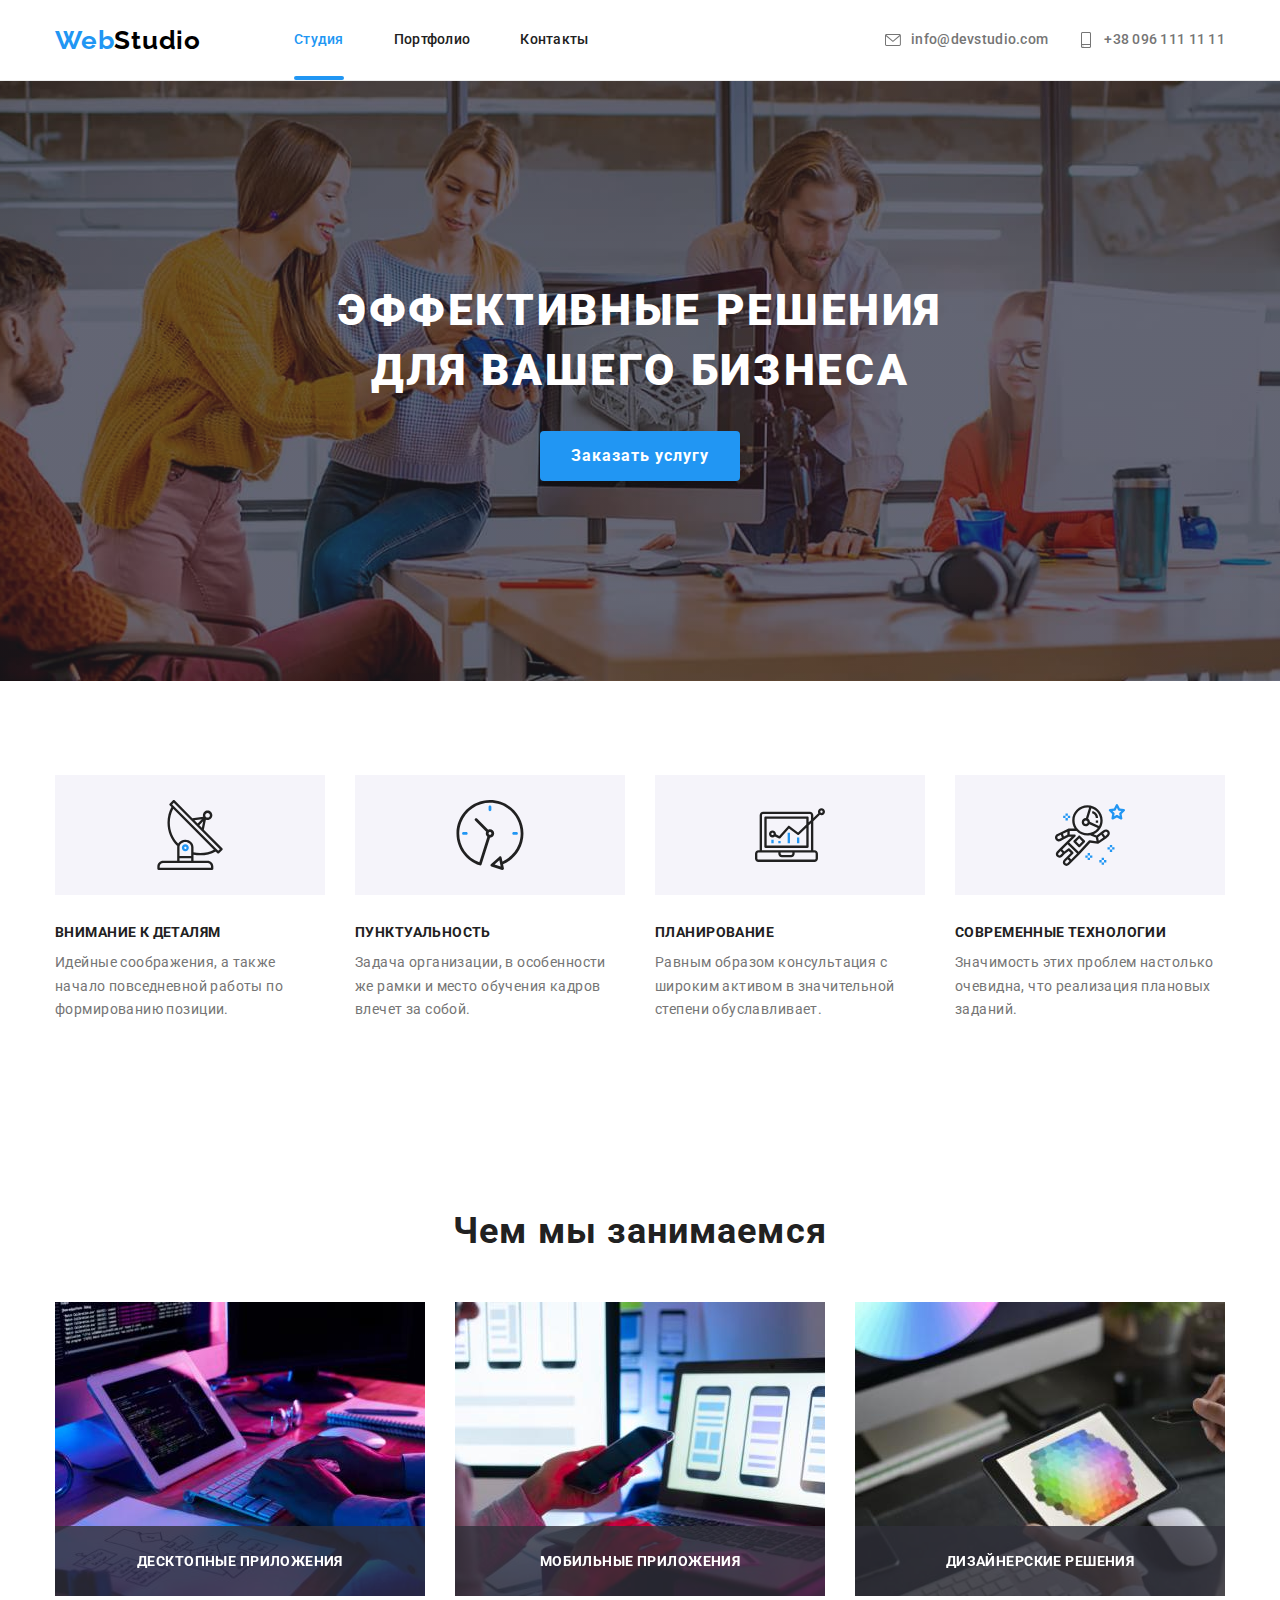
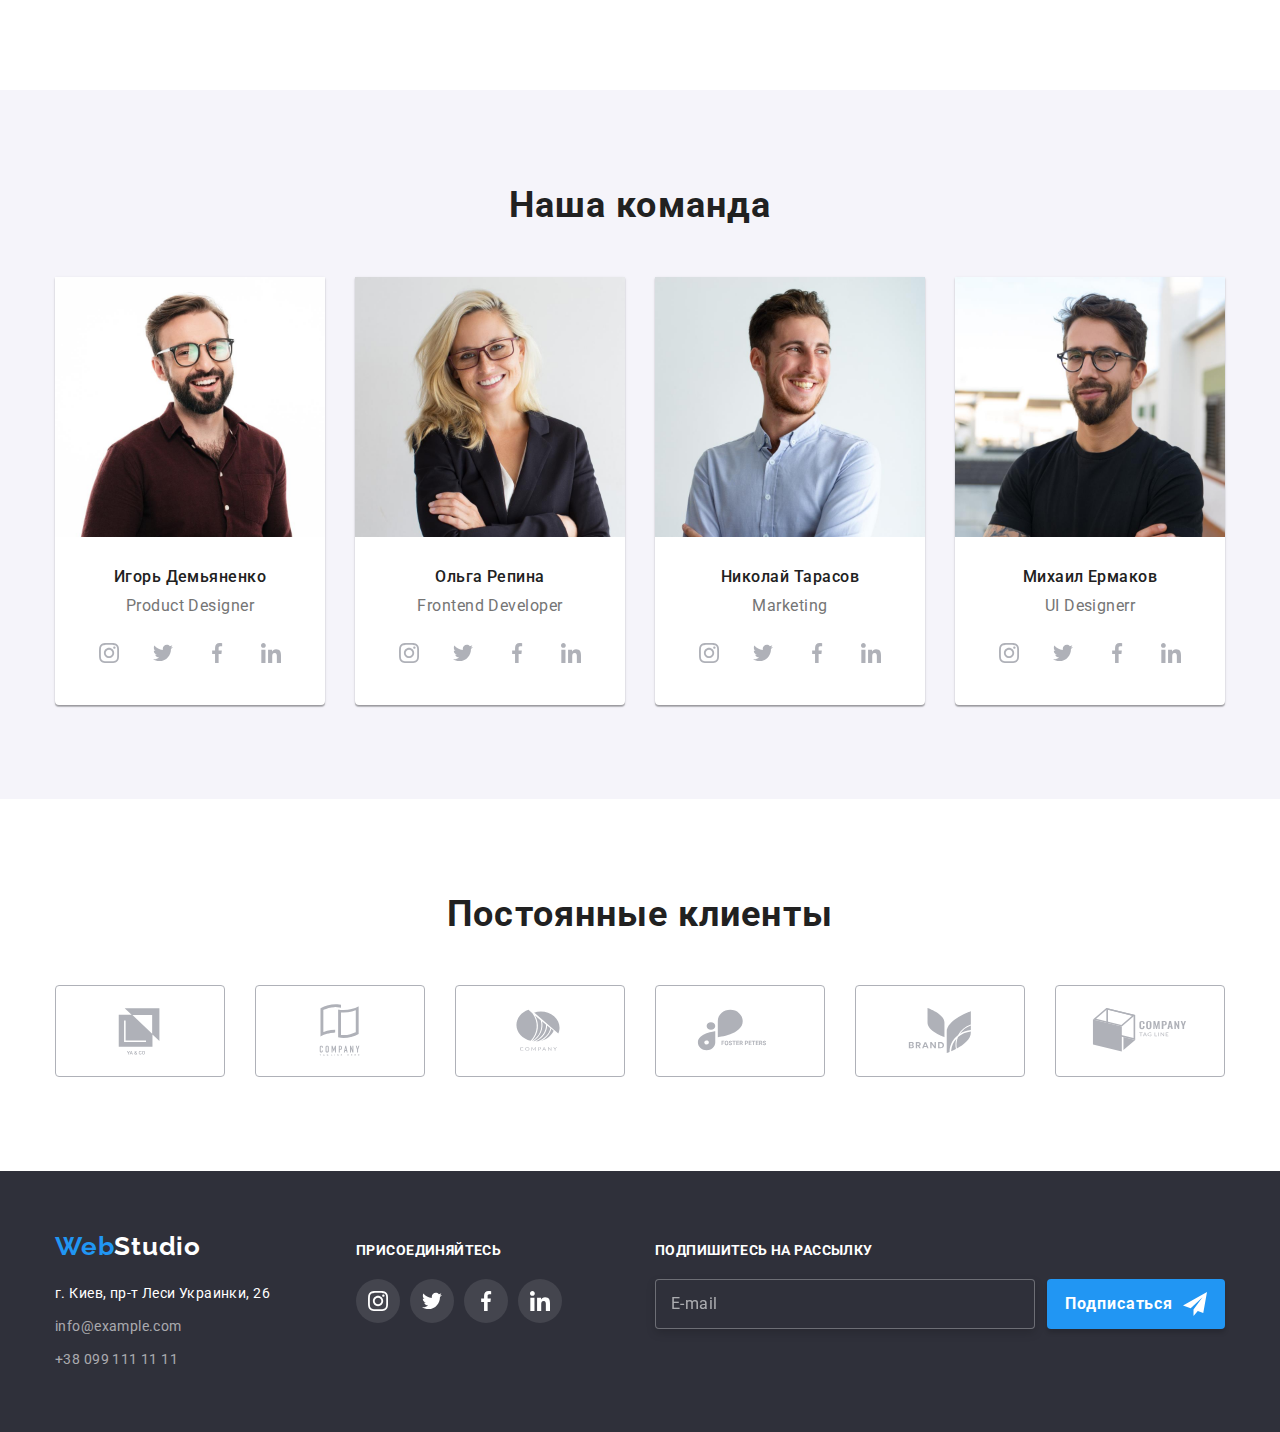
<file: index.html>
<!DOCTYPE html>
<html lang="ru">
  <head>
    <meta charset="UTF-8" />
    <meta http-equiv="X-UA-Compatible" content="IE=edge" />
    <meta name="viewport" content="width=device-width, initial-scale=1.0" />
    <title>WebStudio</title>
    <link rel="preconnect" href="https://fonts.googleapis.com" />
    <link rel="preconnect" href="https://fonts.gstatic.com" crossorigin />
    <link
      href="https://fonts.googleapis.com/css2?family=Raleway:wght@700&family=Roboto:wght@400;500;700;900&display=swap"
      rel="stylesheet"
    />
    <link rel="stylesheet" href="./css/main.min.css" />
  </head>
  <body>
    <!--header-->
    <header class="header">
      <div class="container header__container">
        <nav class="nav">
          <a class="logo header__logo" href="./index.html"
            ><span class="logo__color">Web</span>Studio</a
          >
          <ul class="nav__list">
            <li class="nav__item">
              <a class="nav__link nav__link--current" href="./index.html"
                >Студия</a
              >
            </li>
            <li class="nav__item">
              <a class="nav__link" href="./portfolio.html">Портфолио</a>
            </li>
            <li class="nav__item">
              <a class="nav__link" href="#contacts">Контакты</a>
            </li>
          </ul>
        </nav>
        <ul class="contacts">
          <li class="contacts__item">
            <a class="contacts__link" href="mailto:info@devstudio.com"
              ><svg class="contacts__icon">
                <use href="./images/icons.svg#mail"></use>
              </svg>
              info@devstudio.com
            </a>
          </li>
          <li class="contacts__item">
            <a class="contacts__link" href="tel:+380961111111">
              <svg class="contacts__icon">
                <use href="./images/icons.svg#smartphone"></use>
              </svg>
              +38 096 111 11 11
            </a>
          </li>
        </ul>
      </div>
    </header>
    <main>
      <!--hero-->
      <section class="hero">
        <div class="container hero__container">
          <h1 class="hero__title">
            Эффективные решения <br />для вашего бизнеса
          </h1>
          <button class="button" data-modal-open type="button">
            Заказать услугу
          </button>
        </div>
        <div class="backdrop is-hidden" data-modal>
          <div class="modal">
            <form class="modal__form">
              <h3 class="modal__title">
                Оставьте свои данные, мы вам перезвоним
              </h3>
              <ul class="modal__list">
                <li class="modal__item">
                  <label class="modal__field">
                    <span class="modal__label">Имя</span>
                    <input
                      class="modal__input"
                      type="text"
                      name="name"
                      placeholder=" "
                    />
                    <svg class="modal__icon">
                      <use href="./images/icons.svg#person"></use>
                    </svg>
                  </label>
                </li>
                <li class="modal__item">
                  <label class="modal__field">
                    <span class="modal__label">Телефон</span>
                    <input
                      class="modal__input"
                      type="tel"
                      name="tel"
                      placeholder=" "
                    />
                    <svg class="modal__icon">
                      <use href="./images/icons.svg#phone"></use>
                    </svg>
                  </label>
                </li>
                <li class="modal__item">
                  <label class="modal__field">
                    <span class="modal__label">Почта</span>
                    <input
                      class="modal__input"
                      type="email"
                      name="mail"
                      placeholder=" "
                    />
                    <svg class="modal__icon">
                      <use href="./images/icons.svg#email"></use>
                    </svg>
                  </label>
                </li>
                <li class="modal__item">
                  <label class="modal__field">
                    <span class="modal__label">Комментарий</span>
                    <textarea
                      class="modal__textarea"
                      type="text"
                      name="comment"
                      placeholder="Введите текст"
                    ></textarea>
                  </label>
                </li>
                <li class="modal__item">
                  <label class="modal-checkbox">
                    <input
                      class="modal-checkbox__input"
                      type="checkbox"
                      name="checkbox"
                      value="agree"
                    />
                    <span class="modal-checkbox__icon"></span>
                    <span class="modal-checkbox__text"
                      >Соглашаюсь с рассылкой и принимаю</span
                    >
                    <a class="modal-checkbox__link" href="">Условия договора</a>
                  </label>
                </li>
              </ul>
              <div class="modal__btn">
                <button class="button" type="submit">Отправить</button>
              </div>
            </form>
            <button class="modal__button" data-modal-close>
              <svg class="modal__close">
                <use href="./images/icons.svg#close"></use>
              </svg>
            </button>
          </div>
        </div>
      </section>
      <!--description-->
      <section class="section">
        <div class="container">
          <h2 class="section__title visually-hidden">Наши преимущества</h2>
          <ul class="description">
            <li class="description__item">
              <div class="description__box">
                <svg class="description__icon">
                  <use href="./images/icons.svg#antenna"></use>
                </svg>
              </div>
              <div class="description-thump">
                <h3 class="description__title">Внимание к деталям</h3>
                <p class="description__text">
                  Идейные соображения, а также начало повседневной работы по
                  формированию позиции.
                </p>
              </div>
            </li>
            <li class="description__item">
              <div class="description__box">
                <svg class="description__icon">
                  <use href="./images/icons.svg#clock"></use>
                </svg>
              </div>
              <div class="description-thump">
                <h3 class="description__title">Пунктуальность</h3>
                <p class="description__text">
                  Задача организации, в особенности же рамки и место обучения
                  кадров влечет за собой.
                </p>
              </div>
            </li>
            <li class="description__item">
              <div class="description__box">
                <svg class="description__icon">
                  <use href="./images/icons.svg#diagram"></use>
                </svg>
              </div>
              <div class="description-thump">
                <h3 class="description__title">Планирование</h3>
                <p class="description__text">
                  Равным образом консультация с широким активом в значительной
                  степени обуславливает.
                </p>
              </div>
            </li>
            <li class="description__item">
              <div class="description__box">
                <svg class="description__icon">
                  <use href="./images/icons.svg#astronaut"></use>
                </svg>
              </div>
              <div class="description-thump">
                <h3 class="description__title">Современные технологии</h3>
                <p class="description__text">
                  Значимость этих проблем настолько очевидна, что реализация
                  плановых заданий.
                </p>
              </div>
            </li>
          </ul>
        </div>
      </section>
      <!--works-->
      <section class="section">
        <div class="container">
          <h2 class="section__title">Чем мы занимаемся</h2>
          <ul class="works">
            <li class="works__item">
              <div class="works__thump">
                <img
                  src="./images/box1.jpg"
                  alt="Чем мы занимаемся1"
                  width="370"
                  height="294"
                />
                <p class="works__text">Десктопные приложения</p>
              </div>
            </li>
            <li class="works__item">
              <div class="works__thump">
                <img
                  src="./images/box2.jpg"
                  alt="Чем мы занимаемся2"
                  width="370"
                  height="294"
                />
                <p class="works__text">Мобильные приложения</p>
              </div>
            </li>
            <li class="works__item">
              <div class="works__thump">
                <img
                  src="./images/box3.jpg"
                  alt="Чем мы занимаемся3"
                  width="370"
                  height="294"
                />
                <p class="works__text">Дизайнерские решения</p>
              </div>
            </li>
          </ul>
        </div>
      </section>
      <!---team-->
      <section class="section team__section">
        <div class="container">
          <h2 class="section__title">Наша команда</h2>
          <ul class="team">
            <li class="team__item">
              <img
                class="team__img"
                src="./images/img1.jpg"
                alt="Наша команда1"
                width="270"
                height="260"
              />
              <div class="team__thump">
                <h3 class="team__title">Игорь Демьяненко</h3>
                <p class="team__text" lang="en">Product Designer</p>
                <ul class="social-list">
                  <li class="social-list__item">
                    <a class="social-list__link" href=""
                      ><svg class="social-list__icon">
                        <use href="./images/icons.svg#instagram"></use>
                      </svg>
                    </a>
                  </li>
                  <li class="social-list__item">
                    <a class="social-list__link" href=""
                      ><svg class="social-list__icon">
                        <use href="./images/icons.svg#twitter"></use>
                      </svg>
                    </a>
                  </li>
                  <li class="social-list__item">
                    <a class="social-list__link" href=""
                      ><svg class="social-list__icon">
                        <use href="./images/icons.svg#facebook"></use>
                      </svg>
                    </a>
                  </li>
                  <li class="social-list__item">
                    <a class="social-list__link" href=""
                      ><svg class="social-list__icon">
                        <use href="./images/icons.svg#linkedin"></use>
                      </svg>
                    </a>
                  </li>
                </ul>
              </div>
            </li>
            <li class="team__item">
              <img
                class="team__img"
                src="./images/img2.jpg"
                alt="Наша команда2"
                width="270"
                height="260"
              />
              <div class="team__thump">
                <h3 class="team__title">Ольга Репина</h3>
                <p class="team__text" lang="en">Frontend Developer</p>
                <ul class="social-list">
                  <li class="social-list__item">
                    <a class="social-list__link" href=""
                      ><svg class="social-list__icon">
                        <use href="./images/icons.svg#instagram"></use>
                      </svg>
                    </a>
                  </li>
                  <li class="social-list__item">
                    <a class="social-list__link" href=""
                      ><svg class="social-list__icon">
                        <use href="./images/icons.svg#twitter"></use>
                      </svg>
                    </a>
                  </li>
                  <li class="social-list__item">
                    <a class="social-list__link" href=""
                      ><svg class="social-list__icon">
                        <use href="./images/icons.svg#facebook"></use>
                      </svg>
                    </a>
                  </li>
                  <li class="social-list__item">
                    <a class="social-list__link" href=""
                      ><svg class="social-list__icon">
                        <use href="./images/icons.svg#linkedin"></use>
                      </svg>
                    </a>
                  </li>
                </ul>
              </div>
            </li>
            <li class="team__item">
              <img
                class="team__img"
                src="./images/img3.jpg"
                alt="Наша команда3"
                width="270"
                height="260"
              />
              <div class="team__thump">
                <h3 class="team__title">Николай Тарасов</h3>
                <p class="team__text" lang="en">Marketing</p>
                <ul class="social-list">
                  <li class="social-list__item">
                    <a class="social-list__link" href=""
                      ><svg class="social-list__icon">
                        <use href="./images/icons.svg#instagram"></use>
                      </svg>
                    </a>
                  </li>
                  <li class="social-list__item">
                    <a class="social-list__link" href=""
                      ><svg class="social-list__icon">
                        <use href="./images/icons.svg#twitter"></use>
                      </svg>
                    </a>
                  </li>
                  <li class="social-list__item">
                    <a class="social-list__link" href=""
                      ><svg class="social-list__icon">
                        <use href="./images/icons.svg#facebook"></use>
                      </svg>
                    </a>
                  </li>
                  <li class="social-list__item">
                    <a class="social-list__link" href=""
                      ><svg class="social-list__icon">
                        <use href="./images/icons.svg#linkedin"></use>
                      </svg>
                    </a>
                  </li>
                </ul>
              </div>
            </li>
            <li class="team__item">
              <img
                class="team__img"
                src="./images/img4.jpg"
                alt="Наша команда4"
                width="270"
                height="260"
              />
              <div class="team__thump">
                <h3 class="team__title">Михаил Ермаков</h3>
                <p class="team__text" lang="en">UI Designerr</p>
                <ul class="social-list">
                  <li class="social-list__item">
                    <a class="social-list__link" href=""
                      ><svg class="social-list__icon">
                        <use href="./images/icons.svg#instagram"></use>
                      </svg>
                    </a>
                  </li>
                  <li class="social-list__item">
                    <a class="social-list__link" href=""
                      ><svg class="social-list__icon">
                        <use href="./images/icons.svg#twitter"></use>
                      </svg>
                    </a>
                  </li>
                  <li class="social-list__item">
                    <a class="social-list__link" href=""
                      ><svg class="social-list__icon">
                        <use href="./images/icons.svg#facebook"></use>
                      </svg>
                    </a>
                  </li>
                  <li class="social-list__item">
                    <a class="social-list__link" href=""
                      ><svg class="social-list__icon">
                        <use href="./images/icons.svg#linkedin"></use>
                      </svg>
                    </a>
                  </li>
                </ul>
              </div>
            </li>
          </ul>
        </div>
      </section>
      <!--clients-->
      <section class="section">
        <div class="container">
          <h2 class="section__title">Постоянные клиенты</h2>
          <ul class="clients">
            <li class="clients__item">
              <a class="clients__link" href="">
                <svg class="clients__icon">
                  <use href="./images/icons.svg#clients1"></use>
                </svg>
              </a>
            </li>
            <li class="clients__item">
              <a class="clients__link" href="">
                <svg class="clients__icon">
                  <use href="./images/icons.svg#clients2"></use>
                </svg>
              </a>
            </li>
            <li class="clients__item">
              <a class="clients__link" href="">
                <svg class="clients__icon">
                  <use href="./images/icons.svg#clients3"></use>
                </svg>
              </a>
            </li>
            <li class="clients__item">
              <a class="clients__link" href="">
                <svg class="clients__icon">
                  <use href="./images/icons.svg#clients4"></use>
                </svg>
              </a>
            </li>
            <li class="clients__item">
              <a class="clients__link" href="">
                <svg class="clients__icon">
                  <use href="./images/icons.svg#clients5"></use>
                </svg>
              </a>
            </li>
            <li class="clients__item">
              <a class="clients__link" href="">
                <svg class="clients__icon">
                  <use href="./images/icons.svg#clients6"></use>
                </svg>
              </a>
            </li>
          </ul>
        </div>
      </section>
    </main>
    <!--footer-->
    <footer class="footer">
      <div class="container footer__container">
        <div class="footer-contacts">
          <a class="logo footer__logo" href="./index.html"
            ><span class="logo__color">Web</span>Studio</a
          >
          <address class="footer-contacts__address" id="contacts">
            <ul class="footer-contacts__list">
              <li class="footer-contacts__item">
                <a
                  class="footer-contacts__link footer-contacts__link--white"
                  href="https://goo.gl/maps/BUjDJLent2GHWbhv6"
                  target="_blank"
                  rel="noopener noreferrer"
                  >г. Киев, пр-т Леси Украинки, 26</a
                >
              </li>
              <li class="footer-contacts__item">
                <a class="footer-contacts__link" href="mailto:info@example.com"
                  >info@example.com</a
                >
              </li>
              <li class="footer-contacts__item">
                <a class="footer-contacts__link" href="tel:+380991111111"
                  >+38 099 111 11 11</a
                >
              </li>
            </ul>
          </address>
        </div>
        <div class="social">
          <h3 class="social__title">присоединяйтесь</h3>
          <ul class="social__list">
            <li class="social__item">
              <a class="social__link" href=""
                ><svg class="social__icon">
                  <use href="./images/icons.svg#instagramf"></use>
                </svg>
              </a>
            </li>
            <li class="social__item">
              <a class="social__link" href=""
                ><svg class="social__icon">
                  <use href="./images/icons.svg#twitterf"></use>
                </svg>
              </a>
            </li>
            <li class="social__item">
              <a class="social__link" href=""
                ><svg class="social__icon">
                  <use href="./images/icons.svg#facebookf"></use>
                </svg>
              </a>
            </li>
            <li class="social__item">
              <a class="social__link" href=""
                ><svg class="social__icon">
                  <use href="./images/icons.svg#linkedinf"></use>
                </svg>
              </a>
            </li>
          </ul>
        </div>
        <form class="footer-form">
          <label class="footer-form__label">
            Подпишитесь на рассылку
            <input
              class="footer-form__input"
              type="email"
              name="subscribe"
              placeholder="E-mail"
            />
          </label>
          <button class="button" type="submit">
            Подписаться
            <svg class="button__icon">
              <use href="./images/icons.svg#send"></use>
            </svg>
          </button>
        </form>
      </div>
    </footer>
    <script src="./js/modal.js"></script>
  </body>
</html>
</file>
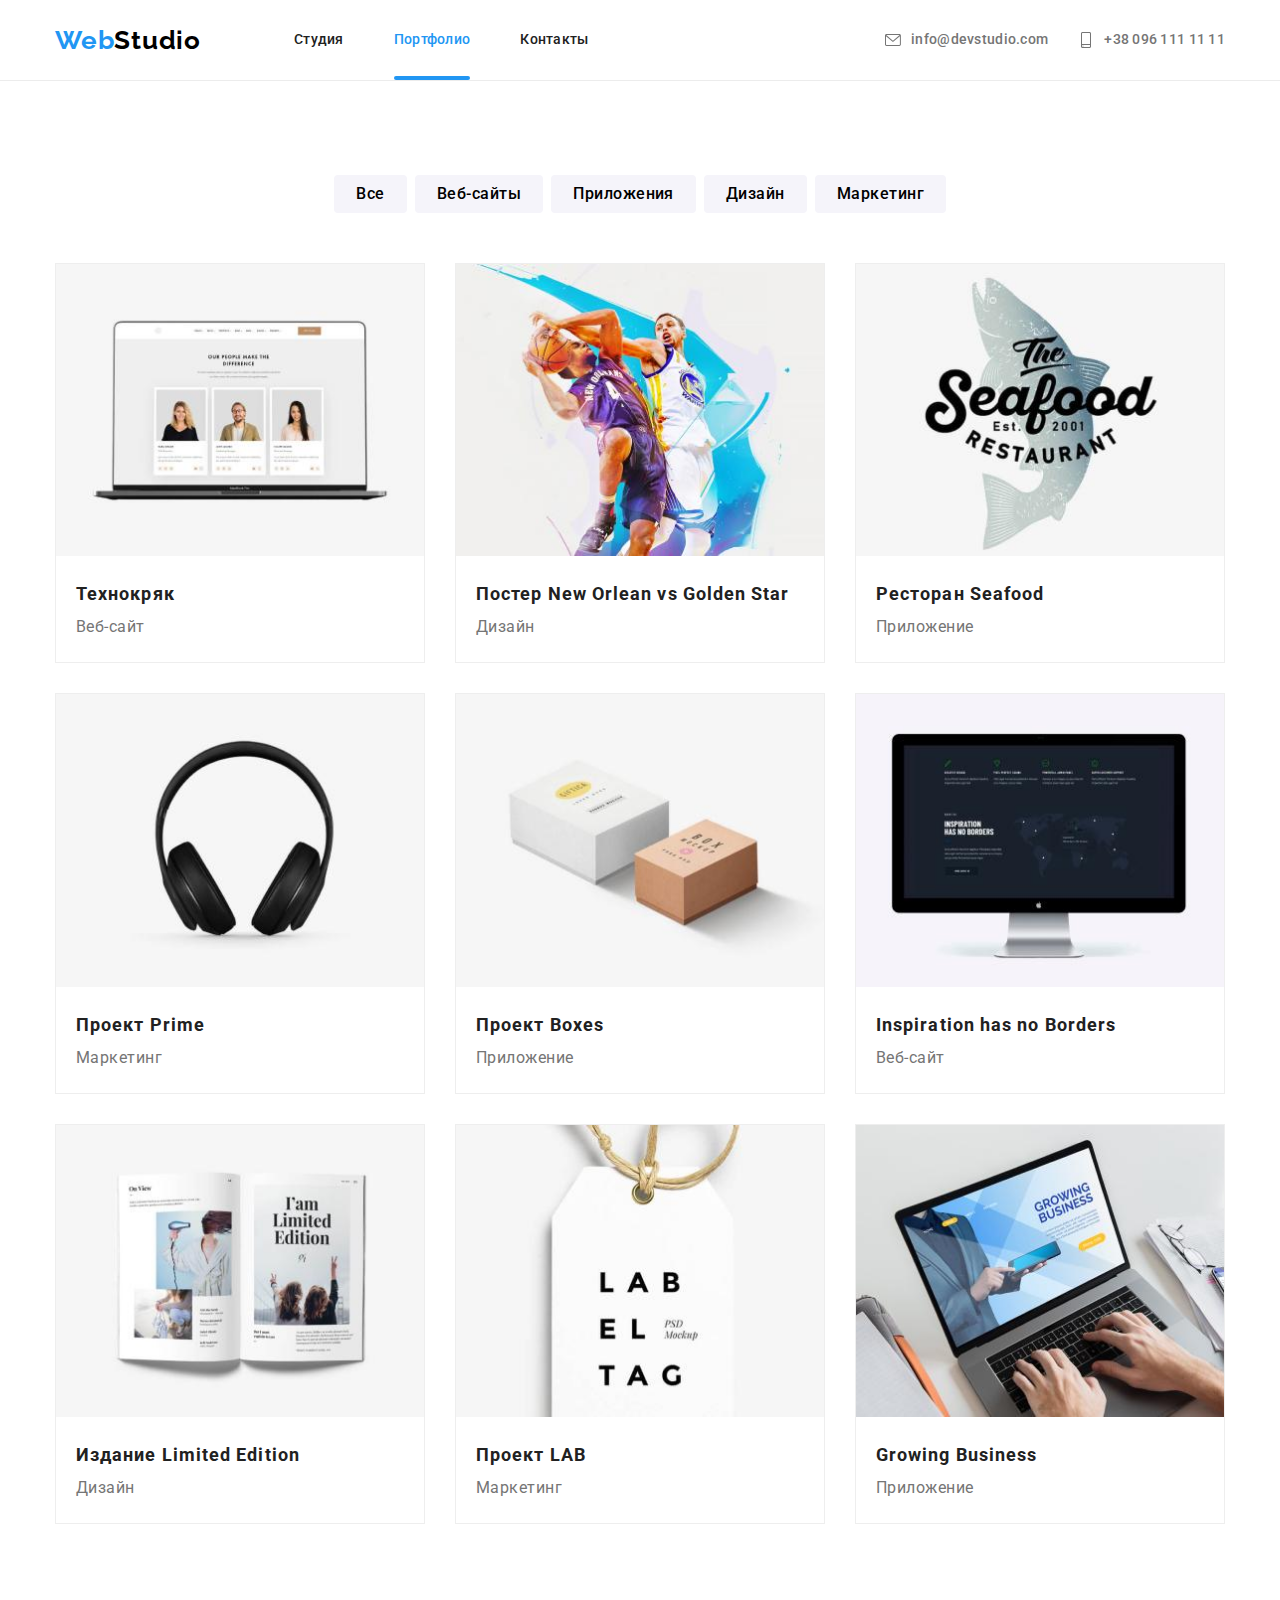
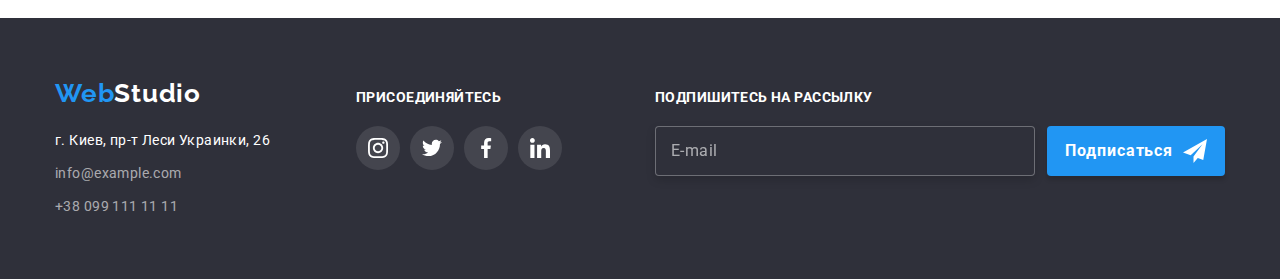
<file: portfolio.html>
<!DOCTYPE html>
<html lang="ru">
  <head>
    <meta charset="UTF-8" />
    <meta http-equiv="X-UA-Compatible" content="IE=edge" />
    <meta name="viewport" content="width=device-width, initial-scale=1.0" />
    <title>WebStudio</title>
    <link rel="preconnect" href="https://fonts.googleapis.com" />
    <link rel="preconnect" href="https://fonts.gstatic.com" crossorigin />
    <link
      href="https://fonts.googleapis.com/css2?family=Raleway:wght@700&family=Roboto:wght@400;500;700;900&display=swap"
      rel="stylesheet"
    />
    <link rel="stylesheet" href="./css/main.min.css" />
  </head>
  <body>
    <!--header-->
    <header class="header">
      <div class="container header__container">
        <nav class="nav">
          <a class="logo header__logo" href="./index.html"
            ><span class="logo__color">Web</span>Studio</a
          >
          <ul class="nav__list">
            <li class="nav__item">
              <a class="nav__link" href="./index.html">Студия</a>
            </li>
            <li class="nav__item">
              <a class="nav__link nav__link--current" href="./portfolio.html"
                >Портфолио</a
              >
            </li>
            <li class="nav__item">
              <a class="nav__link" href="#contacts">Контакты</a>
            </li>
          </ul>
        </nav>
        <ul class="contacts">
          <li class="contacts__item">
            <a class="contacts__link" href="mailto:info@devstudio.com"
              ><svg class="contacts__icon">
                <use href="./images/icons.svg#mail"></use>
              </svg>
              info@devstudio.com
            </a>
          </li>
          <li class="contacts__item">
            <a class="contacts__link" href="tel:+380961111111">
              <svg class="contacts__icon">
                <use href="./images/icons.svg#smartphone"></use>
              </svg>
              +38 096 111 11 11
            </a>
          </li>
        </ul>
      </div>
    </header>
    <main>
      <section class="section">
        <div class="container">
          <h1 class="section__title visually-hidden">Портфолио</h1>
          <!--filters-->
          <ul class="filters">
            <li class="filters__item">
              <button class="filters__button" type="button">Все</button>
            </li>
            <li class="filters__item">
              <button class="filters__button" type="button">Веб-сайты</button>
            </li>
            <li class="filters__item">
              <button class="filters__button" type="button">Приложения</button>
            </li>
            <li class="filters__item">
              <button class="filters__button" type="button">Дизайн</button>
            </li>
            <li class="filters__item">
              <button class="filters__button" type="button">Маркетинг</button>
            </li>
          </ul>
          <!--project-->
          <ul class="grid">
            <li class="grid__item">
              <a class="product" href="">
                <div class="product__thump">
                  <img
                    src="./images/project1.jpg"
                    alt="project1"
                    width="370"
                    height="294"
                  />
                  <div class="product__overlay">
                    Технокряк это современная площадка распространения
                    коронавируса. Компании используют эту платформу для
                    цифрового шпионажа и атак на защищённые сервера конкурентов.
                  </div>
                </div>
                <div class="product__meta">
                  <h2 class="product__title">Технокряк</h2>
                  <p class="product__text">Веб-сайт</p>
                </div>
              </a>
            </li>
            <li class="grid__item">
              <a class="product" href="">
                <div class="product__thump">
                  <img
                    src="./images/project2.jpg"
                    alt="project2"
                    width="370"
                    height="294"
                  />
                  <div class="product__overlay">
                    Технокряк это современная площадка распространения
                    коронавируса. Компании используют эту платформу для
                    цифрового шпионажа и атак на защищённые сервера конкурентов.
                  </div>
                </div>
                <div class="product__meta">
                  <h2 class="product__title">
                    Постер <span lang="en">New Orlean vs Golden Star</span>
                  </h2>
                  <p class="product__text">Дизайн</p>
                </div>
              </a>
            </li>
            <li class="grid__item">
              <a class="product" href="">
                <div class="product__thump">
                  <img
                    src="./images/project3.jpg"
                    alt="project3"
                    width="370"
                    height="294"
                  />
                  <div class="product__overlay">
                    Технокряк это современная площадка распространения
                    коронавируса. Компании используют эту платформу для
                    цифрового шпионажа и атак на защищённые сервера конкурентов.
                  </div>
                </div>
                <div class="product__meta">
                  <h2 class="product__title">
                    Ресторан <span lang="en">Seafood</span>
                  </h2>
                  <p class="product__text">Приложение</p>
                </div>
              </a>
            </li>
            <li class="grid__item">
              <a class="product" href="">
                <div class="product__thump">
                  <img
                    src="./images/project4.jpg"
                    alt="project4"
                    width="370"
                    height="294"
                  />
                  <div class="product__overlay">
                    Технокряк это современная площадка распространения
                    коронавируса. Компании используют эту платформу для
                    цифрового шпионажа и атак на защищённые сервера конкурентов.
                  </div>
                </div>
                <div class="product__meta">
                  <h2 class="product__title">
                    Проект <span lang="en">Prime</span>
                  </h2>
                  <p class="product__text">Маркетинг</p>
                </div>
              </a>
            </li>
            <li class="grid__item">
              <a class="product" href="">
                <div class="product__thump">
                  <img
                    src="./images/project5.jpg"
                    alt="project5"
                    width="370"
                    height="294"
                  />
                  <div class="product__overlay">
                    Технокряк это современная площадка распространения
                    коронавируса. Компании используют эту платформу для
                    цифрового шпионажа и атак на защищённые сервера конкурентов.
                  </div>
                </div>
                <div class="product__meta">
                  <h2 class="product__title">
                    Проект <span lang="en">Boxes</span>
                  </h2>
                  <p class="product__text">Приложение</p>
                </div>
              </a>
            </li>
            <li class="grid__item">
              <a class="product" href="">
                <div class="product__thump">
                  <img
                    src="./images/project6.jpg"
                    alt="project6"
                    width="370"
                    height="294"
                  />
                  <div class="product__overlay">
                    Технокряк это современная площадка распространения
                    коронавируса. Компании используют эту платформу для
                    цифрового шпионажа и атак на защищённые сервера конкурентов.
                  </div>
                </div>
                <div class="product__meta">
                  <h2 class="product__title" lang="en">
                    Inspiration has no Borders
                  </h2>
                  <p class="product__text">Веб-сайт</p>
                </div>
              </a>
            </li>
            <li class="grid__item">
              <a class="product" href="">
                <div class="product__thump">
                  <img
                    src="./images/project7.jpg"
                    alt="project7"
                    width="370"
                    height="294"
                  />
                  <div class="product__overlay">
                    Технокряк это современная площадка распространения
                    коронавируса. Компании используют эту платформу для
                    цифрового шпионажа и атак на защищённые сервера конкурентов.
                  </div>
                </div>
                <div class="product__meta">
                  <h2 class="product__title">
                    Издание <span lang="en">Limited Edition</span>
                  </h2>
                  <p class="product__text">Дизайн</p>
                </div>
              </a>
            </li>
            <li class="grid__item">
              <a class="product" href="">
                <div class="product__thump">
                  <img
                    src="./images/project8.jpg"
                    alt="project8"
                    width="370"
                    height="294"
                  />
                  <div class="product__overlay">
                    Технокряк это современная площадка распространения
                    коронавируса. Компании используют эту платформу для
                    цифрового шпионажа и атак на защищённые сервера конкурентов.
                  </div>
                </div>
                <div class="product__meta">
                  <h2 class="product__title">
                    Проект <span lang="en">LAB</span>
                  </h2>
                  <p class="product__text">Маркетинг</p>
                </div>
              </a>
            </li>
            <li class="grid__item">
              <a class="product" href="">
                <div class="product__thump">
                  <img
                    src="./images/project9.jpg"
                    alt="project9"
                    width="370"
                    height="294"
                  />
                  <div class="product__overlay">
                    Технокряк это современная площадка распространения
                    коронавируса. Компании используют эту платформу для
                    цифрового шпионажа и атак на защищённые сервера конкурентов.
                  </div>
                </div>
                <div class="product__meta">
                  <h2 class="product__title" lang="en">Growing Business</h2>
                  <p class="product__text">Приложение</p>
                </div>
              </a>
            </li>
          </ul>
        </div>
      </section>
    </main>
    <!--footer-->
    <footer class="footer">
      <div class="container footer__container">
        <div class="footer-contacts">
          <a class="logo footer__logo" href="./index.html"
            ><span class="logo__color">Web</span>Studio</a
          >
          <address class="footer-contacts__address" id="contacts">
            <ul class="footer-contacts__list">
              <li class="footer-contacts__item">
                <a
                  class="footer-contacts__link footer-contacts__link--white"
                  href="https://goo.gl/maps/BUjDJLent2GHWbhv6"
                  target="_blank"
                  rel="noopener noreferrer"
                  >г. Киев, пр-т Леси Украинки, 26</a
                >
              </li>
              <li class="footer-contacts__item">
                <a class="footer-contacts__link" href="mailto:info@example.com"
                  >info@example.com</a
                >
              </li>
              <li class="footer-contacts__item">
                <a class="footer-contacts__link" href="tel:+380991111111"
                  >+38 099 111 11 11</a
                >
              </li>
            </ul>
          </address>
        </div>
        <div class="social">
          <h3 class="social__title">присоединяйтесь</h3>
          <ul class="social__list">
            <li class="social__item">
              <a class="social__link" href=""
                ><svg class="social__icon">
                  <use href="./images/icons.svg#instagramf"></use>
                </svg>
              </a>
            </li>
            <li class="social__item">
              <a class="social__link" href=""
                ><svg class="social__icon">
                  <use href="./images/icons.svg#twitterf"></use>
                </svg>
              </a>
            </li>
            <li class="social__item">
              <a class="social__link" href=""
                ><svg class="social__icon">
                  <use href="./images/icons.svg#facebookf"></use>
                </svg>
              </a>
            </li>
            <li class="social__item">
              <a class="social__link" href=""
                ><svg class="social__icon">
                  <use href="./images/icons.svg#linkedinf"></use>
                </svg>
              </a>
            </li>
          </ul>
        </div>
        <form class="footer-form">
          <label class="footer-form__label">
            Подпишитесь на рассылку
            <input
              class="footer-form__input"
              type="email"
              name="subscribe"
              placeholder="E-mail"
            />
          </label>
          <button class="button" type="submit">
            Подписаться
            <svg class="button__icon">
              <use href="./images/icons.svg#send"></use>
            </svg>
          </button>
        </form>
      </div>
    </footer>
  </body>
</html>
</file>
<file: css/main.min.css>
/*! modern-normalize v1.1.0 | MIT License | https://github.com/sindresorhus/modern-normalize */*,::before,::after{box-sizing:border-box}html{line-height:1.15;-webkit-text-size-adjust:100%;-moz-tab-size:4;tab-size:4}body{margin:0;font-family:system-ui,-apple-system,"Segoe UI",Roboto,Helvetica,Arial,sans-serif,"Apple Color Emoji","Segoe UI Emoji"}hr{height:0;color:inherit}abbr[title]{text-decoration:underline dotted}b,strong{font-weight:bolder}code,kbd,samp,pre{font-family:ui-monospace, SFMono-Regular, Consolas, 'Liberation Mono', Menlo, monospace;font-size:1em}small{font-size:80%}sub,sup{font-size:75%;line-height:0;position:relative;vertical-align:baseline}sub{bottom:-0.25em}sup{top:-0.5em}table{text-indent:0;border-color:inherit}button,input,optgroup,select,textarea{font-family:inherit;font-size:100%;line-height:1.15;margin:0}button,select{text-transform:none}button,[type='button'],[type='reset'],[type='submit']{-webkit-appearance:button}::-moz-focus-inner{border-style:none;padding:0}:-moz-focusring{outline:1px dotted ButtonText}:-moz-ui-invalid{box-shadow:none}legend{padding:0}progress{vertical-align:baseline}::-webkit-inner-spin-button,::-webkit-outer-spin-button{height:auto}[type='search']{-webkit-appearance:textfield;outline-offset:-2px}::-webkit-search-decoration{-webkit-appearance:none}::-webkit-file-upload-button{-webkit-appearance:button;font:inherit}summary{display:list-item}p,h1,h2,h3,h4,h5,h6{margin:0}ul{list-style:none;margin:0;padding:0}button{cursor:pointer}a{text-decoration:none;color:inherit;cursor:pointer}img{display:block;height:auto;max-width:100%}body{font-family:"Roboto",sans-serif;color:#212121;background-color:#fff}address{font-style:inherit}textarea{resize:none}.section{padding-top:94px;padding-bottom:94px}.container{width:1200px;padding:0 15px;margin:0 auto}.visually-hidden{position:absolute;width:1px;height:1px;margin:-1px;border:0;padding:0;white-space:nowrap;clip-path:inset(100%);clip:rect(0 0 0 0);overflow:hidden}.logo{display:block;font-family:Raleway;font-weight:700;font-size:26px;line-height:1.19;letter-spacing:0.03em}.logo__color{color:#2196f3}.header__logo{margin-right:93px;color:#000}.footer__logo{margin-bottom:20px;color:#fff}.header{border-bottom:1px solid #ececec}.header__container{display:flex;align-items:center}.nav{display:flex;align-items:center}.nav__list{display:flex}.nav__item{position:relative}.nav__item:not(:last-child){margin-right:50px}.nav__link{display:block;padding:32px 0;font-weight:500;font-size:14px;line-height:1.14;letter-spacing:0.02em;transition:color 250ms cubic-bezier(0.4, 0, 0.2, 1)}.nav__link:hover,.nav__link:focus{color:#2196f3}.nav__link--current{color:#2196f3}.nav__link--current::after{content:'';position:absolute;bottom:0;display:block;width:100%;height:4px;border-radius:2px;background:#2196f3}.contacts{display:flex;margin-left:auto}.contacts__item:not(:last-child){margin-right:30px}.contacts__link{display:flex;align-items:center;font-weight:500;font-size:14px;line-height:1.14;letter-spacing:0.02em;color:#757575;transition:color 250ms cubic-bezier(0.4, 0, 0.2, 1)}.contacts__link:hover,.contacts__link:focus{color:#2196f3}.contacts__icon{margin-right:10px;width:16px;height:16px;fill:#757575;transition:fill 250ms cubic-bezier(0.4, 0, 0.2, 1)}.contacts__icon:hover,.contacts__icon:focus{fill:#2196f3}.contacts__link:hover .contacts__icon,.contacts__link:focus .contacts__icon{fill:#2196f3}.hero{max-width:1600px;margin-left:auto;margin-right:auto;padding:200px 0;background-image:linear-gradient(rgba(47,48,58,0.4), rgba(47,48,58,0.4)),url("../images/hero-img.jpg");background-color:#c4c4c4;background-repeat:no-repeat;background-position:center;background-size:cover}.hero__container{display:flex;flex-direction:column;align-items:center}.hero__title{color:#fff;font-weight:900;font-size:44px;line-height:1.36;text-align:center;letter-spacing:0.06em;text-transform:uppercase;min-width:600px;margin-bottom:30px}.backdrop{position:fixed;top:0;left:0;width:100%;height:100%;background-color:rgba(0,0,0,0.2);opacity:1;transition:opacity 250ms cubic-bezier(0.4, 0, 0.2, 1)}.backdrop.is-hidden{opacity:0;pointer-events:none}.modal{padding:40px;position:absolute;min-width:528px;min-height:581px;top:50%;left:50%;transform:translate(-50%, -50%) scale(1);background-color:#fff;box-shadow:0px 1px 3px rgba(0,0,0,0.12),0px 1px 1px rgba(0,0,0,0.14),0px 2px 1px rgba(0,0,0,0.2);border-radius:4px;transition:transform 250ms cubic-bezier(0.4, 0, 0.2, 1)}.backdrop.is-hidden .modal{transform:translate(-50%, -50%) scale(0)}.modal__title{margin-bottom:12px;font-weight:700;font-size:20px;line-height:1.15;text-align:center;letter-spacing:0.03em;color:#212121}.modal__button{position:absolute;top:8px;right:8px;width:30px;height:30px;background-color:#fff;border:1px solid rgba(0,0,0,0.1);border-radius:50%}.modal__close{position:absolute;top:50%;left:50%;transform:translate(-50%, -50%);width:18px;height:18px;transition:fill 250ms cubic-bezier(0.4, 0, 0.2, 1)}.modal__button:hover .modal__close,.modal__button:focus .modal__close{fill:#2196f3}.modal__form{width:448px}.modal__list{margin-bottom:30px}.modal__item:not(:last-child){margin-bottom:10px}.modal__item:nth-child(4){margin-bottom:20px}.modal__field{position:relative;display:block;width:100%;font-weight:normal;font-size:12px;line-height:1.17;letter-spacing:0.01em}.modal__label{display:block;margin-bottom:4px;font-weight:normal;font-size:12px;line-height:1.17;letter-spacing:0.01em;color:#757575}.modal__input{padding:12px 42px;outline:none;width:100%;height:40px;border:1px solid rgba(33,33,33,0.2);border-radius:4px;transition:border-color 250ms cubic-bezier(0.4, 0, 0.2, 1)}.modal__input:focus{border-color:#2196f3}.modal__icon{position:absolute;top:50%;left:12px;width:18px;height:18px;transition:fill 250ms cubic-bezier(0.4, 0, 0.2, 1)}.modal__input:focus+.modal__icon{fill:#2196f3}.modal__textarea{display:block;outline:none;padding:12px 16px;width:100%;height:120px;resize:none;border:1px solid rgba(33,33,33,0.2);box-sizing:border-box;border-radius:4px;transition:border-color 250ms cubic-bezier(0.4, 0, 0.2, 1)}.modal__textarea:focus{border-color:#2196f3}.modal__textarea::placeholder{font-weight:normal;font-size:14px;line-height:1.14;letter-spacing:0.01em;color:rgba(117,117,117,0.5)}.modal__btn{display:flex;justify-content:center}.modal-checkbox{display:flex;justify-content:center;align-items:center;width:100%;height:24px;font-weight:normal;font-size:14px;line-height:1.71;letter-spacing:0.03em;color:#757575}.modal-checkbox__input{position:absolute;width:1px;height:1px;margin:-1px;border:0;padding:0;white-space:nowrap;clip-path:inset(100%);clip:rect(0 0 0 0);overflow:hidden}.modal-checkbox__icon{display:inline-block;margin-right:7px;width:16px;height:15px;border:2px solid #212121;border-radius:4px;transition:background-color 250ms cubic-bezier(0.4, 0, 0.2, 1),background-image 250ms cubic-bezier(0.4, 0, 0.2, 1),border-color 250ms cubic-bezier(0.4, 0, 0.2, 1)}.modal-checkbox__input:checked+.modal-checkbox__icon{background-color:#2196f3;background-image:url(../images/icon-check.svg);background-size:contain;background-origin:border-box;border-color:#2196f3}.modal-checkbox__text{margin-right:7px}.modal-checkbox__link{color:#2196f3;text-decoration:underline}.description{display:flex}.description__item{width:270px}.description__item:not(:last-child){margin-right:30px}.description__box{display:flex;justify-content:center;align-items:center;min-width:270px;min-height:120px;margin-bottom:30px;background-color:#f5f4fa}.description__icon{width:70px;height:70px}.description__title{font-weight:700;font-size:14px;line-height:1.14;letter-spacing:0.03em;text-transform:uppercase;margin-bottom:10px}.description__text{font-size:14px;line-height:1.71;letter-spacing:0.03em;color:#757575}.section__title{font-weight:700;font-size:36px;line-height:1.17;text-align:center;letter-spacing:0.03em;min-width:376px;margin-bottom:50px}.works{display:flex}.works__item:not(:last-child){margin-right:30px}.works__thump{position:relative}.works__text{position:absolute;display:flex;justify-content:center;align-items:center;font-weight:700;font-size:14px;line-height:1.14;letter-spacing:0.03em;text-transform:uppercase;color:#fff;width:100%;height:70px;left:0;bottom:0;background:rgba(47,48,58,0.8)}.team__section{background-color:#f5f4fa}.team{display:flex;flex-wrap:wrap;justify-content:space-around}.team__item{border-radius:0px 0px 4px 4px;background-color:#fff;box-shadow:0px 1px 3px rgba(0,0,0,0.12),0px 1px 1px rgba(0,0,0,0.14),0px 2px 1px rgba(0,0,0,0.2)}.team__item:not(:last-child){margin-right:30px}.team__thump{padding:30px 0}.team__title{font-weight:500;font-size:16px;line-height:1.19;text-align:center;letter-spacing:0.03em;margin-bottom:10px}.team__text{margin-bottom:16px;font-size:16px;line-height:1.19;text-align:center;letter-spacing:0.03em;color:#757575}.social-list{display:flex;justify-content:center;align-items:center;min-width:206px;min-height:44px}.social-list__item:not(:last-child){margin-right:10px}.social-list__link{display:flex;justify-content:center;align-items:center;padding:0;min-width:44px;min-height:44px;border-radius:50%;transition:background-color 250ms cubic-bezier(0.4, 0, 0.2, 1)}.social-list__link:hover,.social-list__link:focus{background-color:#2196f3}.social-list__icon{width:20px;height:20px;fill:#afb1b8;transition:fill 250ms cubic-bezier(0.4, 0, 0.2, 1)}.social-list__link:hover .social-list__icon,.social-list__link:focus .social-list__icon{fill:#ffffff}.clients{display:flex;justify-content:space-around}.clients__item{width:170px;height:92px}.clients__item:not(:last-child){margin-right:30px}.clients__link{display:block;display:flex;justify-content:center;align-items:center;width:100%;height:100%;border:1px solid #afb1b8;border-radius:4px;transition:border-color 250ms cubic-bezier(0.4, 0, 0.2, 1)}.clients__link:hover,.clients__link:focus{border-color:#2196f3}.clients__icon{width:106px;height:60px;fill:#afb1b8;transition:fill 250ms cubic-bezier(0.4, 0, 0.2, 1)}.clients__link:hover .clients__icon,.clients__link:focus .clients__icon{fill:#2196f3}.filters{display:flex;justify-content:center;margin-bottom:50px}.filters__item:not(:last-child){margin-right:8px}.filters__button{border:tan;font-weight:500;font-size:16px;line-height:1.62;text-align:center;letter-spacing:0.03em;background-color:#f5f4fa;padding:6px 22px;min-width:73px;border-radius:4px;transition:color 250ms cubic-bezier(0.4, 0, 0.2, 1),background-color 250ms cubic-bezier(0.4, 0, 0.2, 1),box-shadow 250ms cubic-bezier(0.4, 0, 0.2, 1)}.filters__button:hover,.filters__button:focus,.filters__button:active{color:#fff;background-color:#2196f3;box-shadow:0px 3px 1px rgba(0,0,0,0.1),0px 1px 2px rgba(0,0,0,0.08),0px 2px 2px rgba(0,0,0,0.12)}.grid{display:flex;flex-wrap:wrap;justify-content:space-between}.grid__item{width:370px}.grid__item:nth-child(-n+6){margin-bottom:30px}.product{display:block;width:100%;height:100%;border:1px solid #eeeeee;transition:box-shadow 250ms cubic-bezier(0.4, 0, 0.2, 1)}.product:hover,.product:focus{box-shadow:0px 1px 1px rgba(0,0,0,0.12),0px 4px 4px rgba(0,0,0,0.06),1px 4px 6px rgba(0,0,0,0.16)}.product__thump{position:relative;width:100%;overflow:hidden}.product__overlay{position:absolute;bottom:0;padding:63px 24px;width:100%;height:100%;font-size:18px;line-height:1.56;letter-spacing:0.03em;color:#fff;background:rgba(33,150,243,0.9);transform:translateY(294px);transition:transform 250ms cubic-bezier(0.4, 0, 0.2, 1)}.product:hover .product__overlay,.product:focus .product__overlay{transform:translateY(0)}.product__meta{padding:20px}.product__title{font-weight:700;font-size:18px;line-height:2;letter-spacing:0.06em}.product__text{font-size:16px;line-height:1.88;letter-spacing:0.03em;color:#757575}.footer{padding:60px 0;background-color:#2f303a}.footer__container{display:flex;align-items:baseline}.footer-contacts{display:block;margin-right:70px;min-width:231px;min-height:81px}.footer-contacts__item{font-size:14px;line-height:1.71;letter-spacing:0.03em}.footer-contacts__item:not(:last-child){margin-bottom:9px}.footer-contacts__link{color:rgba(255,255,255,0.6);transition:color 250ms cubic-bezier(0.4, 0, 0.2, 1)}.footer-contacts__link:hover,.footer-contacts__link:focus{color:#2196f3}.footer-contacts__link--white{color:#fff}.social{margin-right:93px;min-width:206px;min-height:80px}.social__title{font-weight:bold;font-size:14px;line-height:1.14;letter-spacing:0.03em;text-transform:uppercase;color:#fff;margin-bottom:20px;padding-top:0px;justify-content:center;align-items:center}.social__list{display:flex;justify-content:center}.social__item:not(:last-child){margin-right:10px}.social__link{display:flex;padding:0;width:44px;height:44px;background-color:rgba(255,255,255,0.1);border-radius:50%;justify-content:center;align-items:center;transition:background-color 250ms cubic-bezier(0.4, 0, 0.2, 1)}.social__link:hover,.social__link:focus{background-color:#2196f3}.social__icon{width:20px;height:20px;fill:#ffffff}.footer-form{display:inline-flex;align-items:flex-end;width:570px;height:86px}.footer-form__label{display:inline-block;margin-right:12px;font-weight:700;font-size:14px;line-height:1.14;letter-spacing:0.03em;text-transform:uppercase;color:#fff}.footer-form__input{margin-top:20px;display:inline-block;padding:15px;width:100%;height:50px;background-color:#2f303a;border:1px solid rgba(255,255,255,0.3);border-radius:4px;filter:drop-shadow(0px 4px 4px rgba(0,0,0,0.15));color:#fff}.footer-form__input::placeholder{font-weight:normal;font-size:16px;line-height:1.25;letter-spacing:0.03em;color:rgba(255,255,255,0.6)}.button{display:inline-flex;justify-content:center;align-items:center;width:200px;height:50px;font-weight:700;font-size:16px;line-height:1.87;letter-spacing:0.06em;color:#fff;background-color:#2196f3;box-shadow:0px 4px 4px rgba(0,0,0,0.15);border:tan;border-radius:4px;transition:background-color 250ms cubic-bezier(0.4, 0, 0.2, 1),box-shadow 250ms cubic-bezier(0.4, 0, 0.2, 1)}.button:active{background-color:#188ce8;box-shadow:0px 3px 1px rgba(0,0,0,0.1),0px 1px 2px rgba(0,0,0,0.08),0px 2px 2px rgba(0,0,0,0.12)}.button__icon{margin-left:10px;width:24px;height:24px;fill:#ffffff}
/*# sourceMappingURL=main.min.css.map */
</file>
